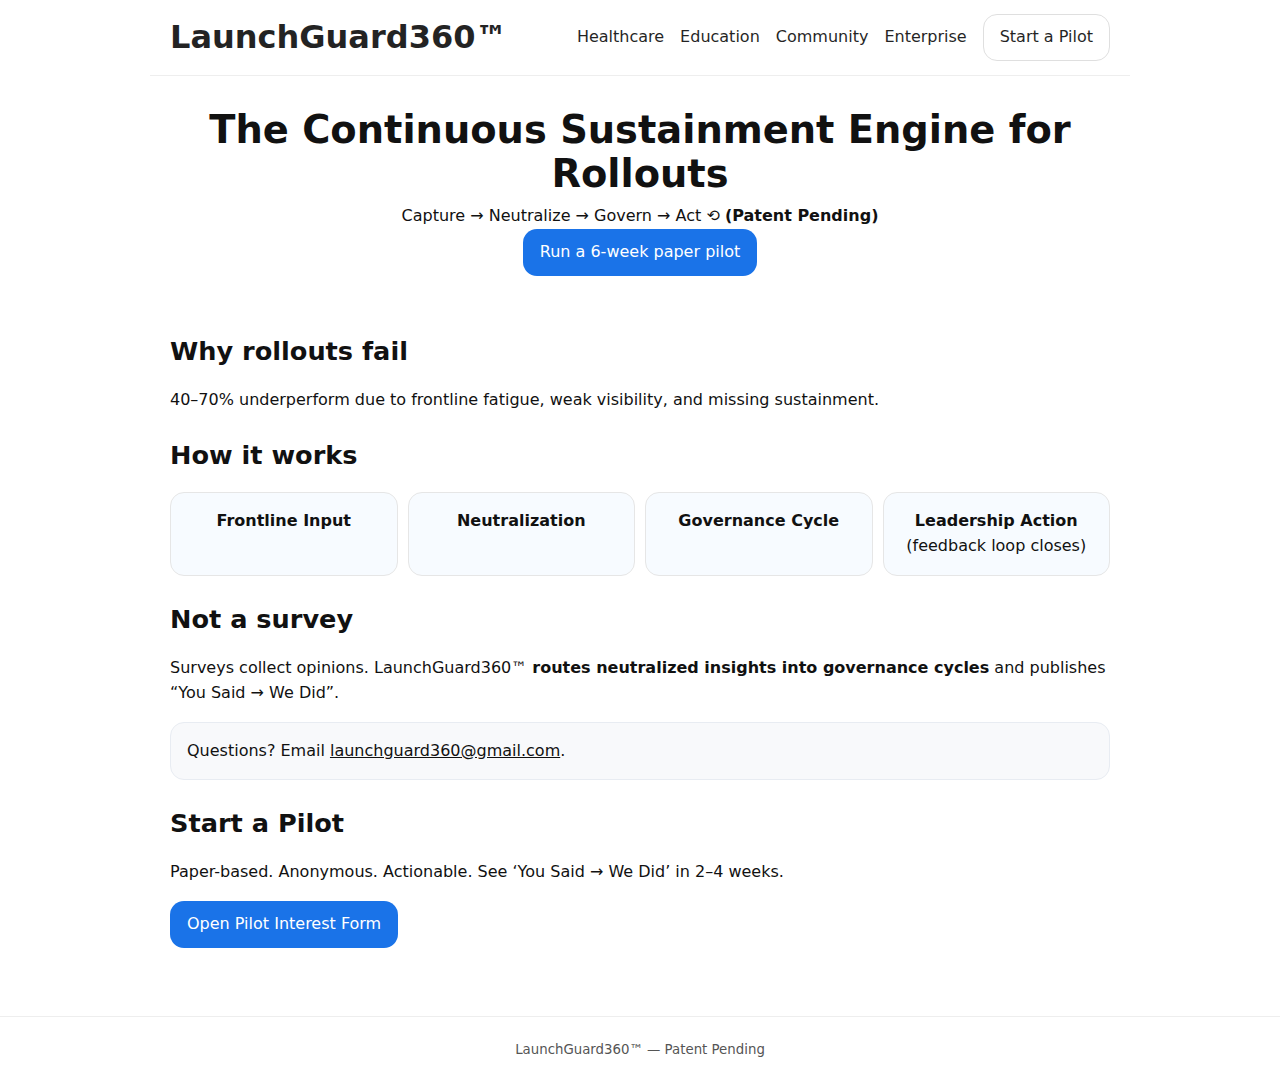
<file: index.html>
<!DOCTYPE html>
<html lang="en">
<head>
  <meta charset="UTF-8" />
  <meta name="viewport" content="width=device-width,initial-scale=1" />
  <title>LaunchGuard360™ — Continuous Sustainment Engine for Rollouts</title>
  <meta name="description" content="LaunchGuard360™ captures anonymous frontline input, neutralizes it, and routes insights into governance cycles — then closes the loop with leadership action. Patent Pending." />
  <link rel="stylesheet" href="/assets/styles.css" />
</head>
<body>
  <nav class="nav" aria-label="Primary">
    <a class="brand" href="/">LaunchGuard360™</a>
    <a href="/healthcare/">Healthcare</a>
    <a href="/education/">Education</a>
    <a href="/community/">Community</a>
    <a href="/enterprise/">Enterprise</a>
    <a class="btn" href="#contact">Start a Pilot</a>
  </nav>

  <header class="hero">
    <h1>The Continuous Sustainment Engine for Rollouts</h1>
    <p>Capture → Neutralize → Govern → Act ⟲ <strong> (Patent Pending) </strong></p>
    <a class="btn primary" href="#contact">Run a 6-week paper pilot</a>
  </header>

  <main class="container">
    <section class="section">
      <h2>Why rollouts fail</h2>
      <p>40–70% underperform due to frontline fatigue, weak visibility, and missing sustainment.</p>
    </section>

    <section class="section">
      <h2>How it works</h2>
      <ol class="flow" aria-label="Closed-loop flow">
        <li><strong>Frontline Input</strong></li>
        <li><strong>Neutralization</strong></li>
        <li><strong>Governance Cycle</strong></li>
        <li><strong>Leadership Action</strong> (feedback loop closes)</li>
      </ol>
    </section>

    <section class="section">
      <h2>Not a survey</h2>
      <p>Surveys collect opinions. LaunchGuard360™ <strong>routes neutralized insights into governance cycles</strong> and publishes “You Said → We Did”.</p>
      <p class="note">Questions? Email <a href="mailto:launchguard360@gmail.com">launchguard360@gmail.com</a>.</p>
    </section>

    <section id="contact" class="section" aria-labelledby="contact-title">
      <h2 id="contact-title">Start a Pilot</h2>
      <p>Paper-based. Anonymous. Actionable. See ‘You Said → We Did’ in 2–4 weeks.</p>

      <p>
        <a class="btn primary" href="https://docs.google.com/forms/d/e/1FAIpQLSfVO9STw-SW-xD0ZwwHOmo7SEHRM7z7a-D8gt2g18EJThSwFA/viewform?usp=dialog"
           target="_blank" rel="noopener">
          Open Pilot Interest Form
        </a>
      </p>
    </section>
  </main>

  <footer class="footer">
    <small>LaunchGuard360™ — Patent Pending</small>
  </footer>
</body>
</html>
</file>
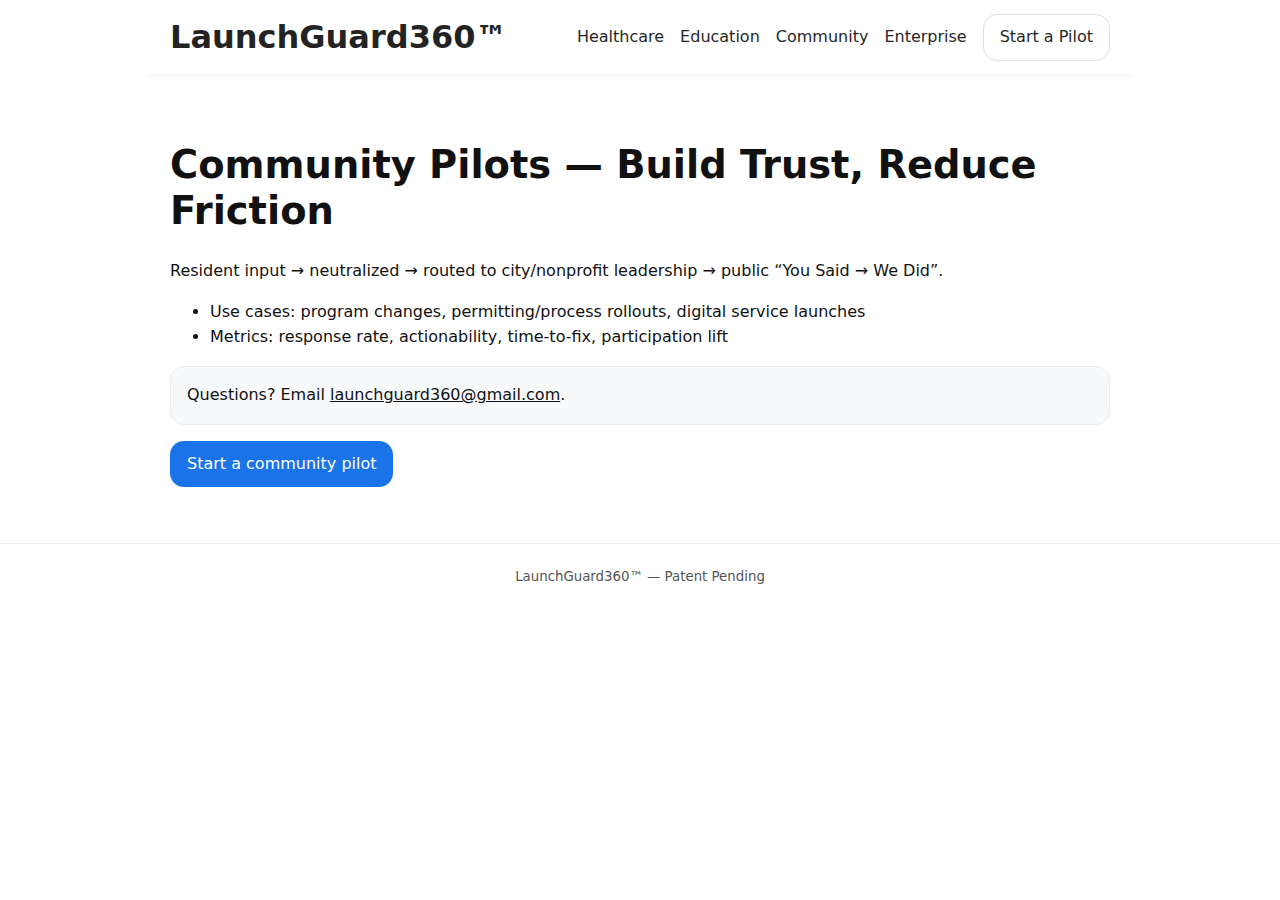
<file: community/index.html>
<!DOCTYPE html>
<html lang="en">
<head>
  <meta charset="UTF-8" />
  <meta name="viewport" content="width=device-width,initial-scale=1" />
  <title>Community — LaunchGuard360™</title>
  <meta name="description" content="Community rollout sustainment: resident feedback neutralized and routed into decision cycles; visible updates keep trust high." />
  <link rel="stylesheet" href="/assets/styles.css" />
</head>
<body>
  <nav class="nav" aria-label="Primary">
    <a class="brand" href="/">LaunchGuard360™</a>
    <a href="/healthcare/">Healthcare</a>
    <a href="/education/">Education</a>
    <a href="/community/">Community</a>
    <a href="/enterprise/">Enterprise</a>
    <a class="btn" href="/#contact">Start a Pilot</a>
  </nav>

  <main class="container">
    <h1>Community Pilots — Build Trust, Reduce Friction</h1>
    <p>Resident input → neutralized → routed to city/nonprofit leadership → public “You Said → We Did”.</p>
    <ul>
      <li>Use cases: program changes, permitting/process rollouts, digital service launches</li>
      <li>Metrics: response rate, actionability, time-to-fix, participation lift</li>
    </ul>
    <p class="note">Questions? Email <a href="mailto:launchguard360@gmail.com">launchguard360@gmail.com</a>.</p>
    <p><a class="btn primary" href="/#contact">Start a community pilot</a></p>
  </main>

  <footer class="footer"><small>LaunchGuard360™ — Patent Pending</small></footer>
</body>
</html>
</file>
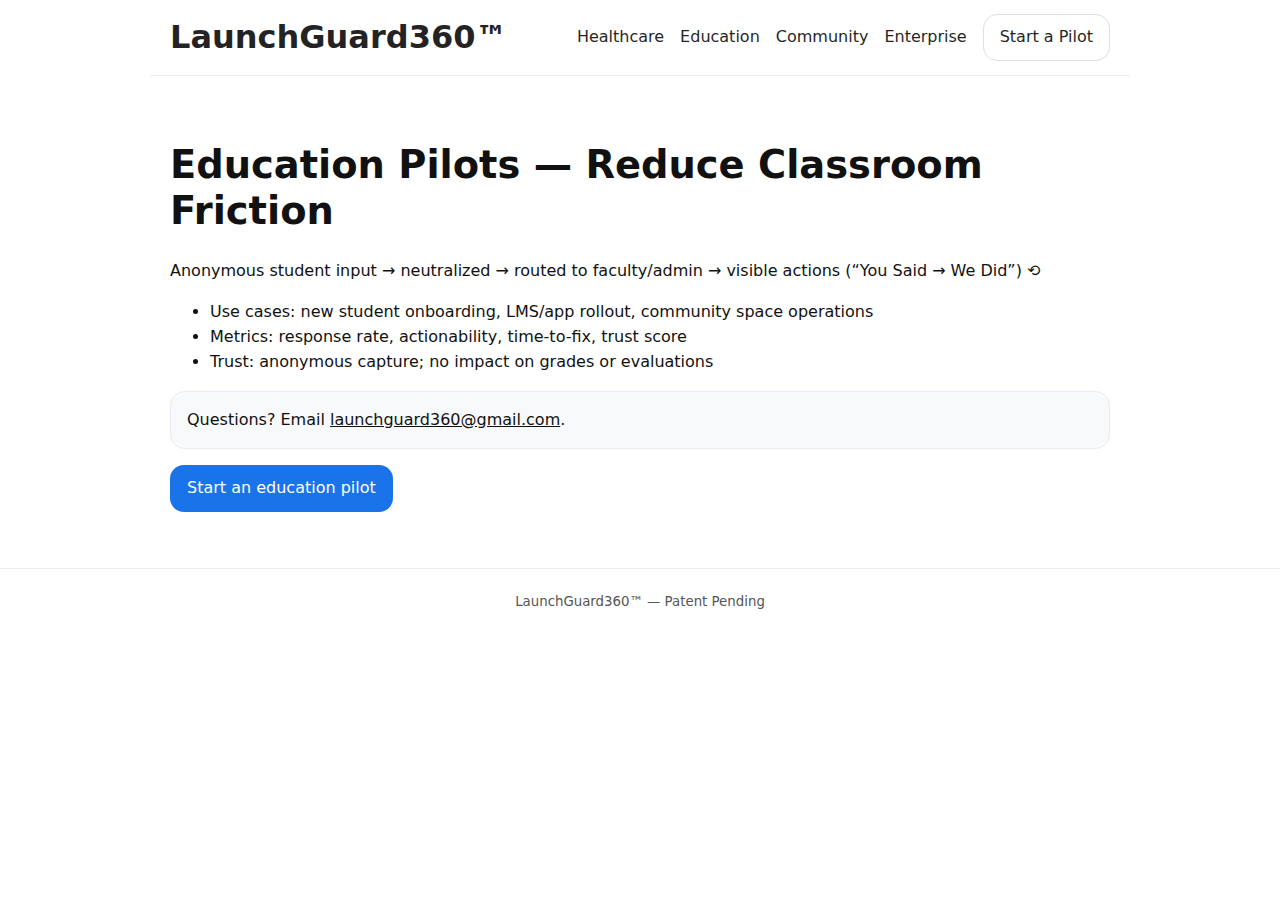
<file: education/index.html>
<!DOCTYPE html>
<html lang="en">
<head>
  <meta charset="UTF-8" />
  <meta name="viewport" content="width=device-width,initial-scale=1" />
  <title>Education — LaunchGuard360™</title>
  <meta name="description" content="Reduce classroom friction and improve rollouts with anonymous student input, neutralization, governance routing, and 'You Said → We Did' updates." />
  <link rel="stylesheet" href="/assets/styles.css" />
</head>
<body>
  <nav class="nav" aria-label="Primary">
    <a class="brand" href="/">LaunchGuard360™</a>
    <a href="/healthcare/">Healthcare</a>
    <a href="/education/">Education</a>
    <a href="/community/">Community</a>
    <a href="/enterprise/">Enterprise</a>
    <a class="btn" href="/#contact">Start a Pilot</a>
  </nav>

  <main class="container">
    <h1>Education Pilots — Reduce Classroom Friction</h1>
    <p>Anonymous student input → neutralized → routed to faculty/admin → visible actions (“You Said → We Did”) ⟲</p>
    <ul>
      <li>Use cases: new student onboarding, LMS/app rollout, community space operations</li>
      <li>Metrics: response rate, actionability, time-to-fix, trust score</li>
      <li>Trust: anonymous capture; no impact on grades or evaluations</li>
    </ul>
    <p class="note">Questions? Email <a href="mailto:launchguard360@gmail.com">launchguard360@gmail.com</a>.</p>
    <p><a class="btn primary" href="/#contact">Start an education pilot</a></p>
  </main>

  <footer class="footer"><small>LaunchGuard360™ — Patent Pending</small></footer>
</body>
</html>
</file>
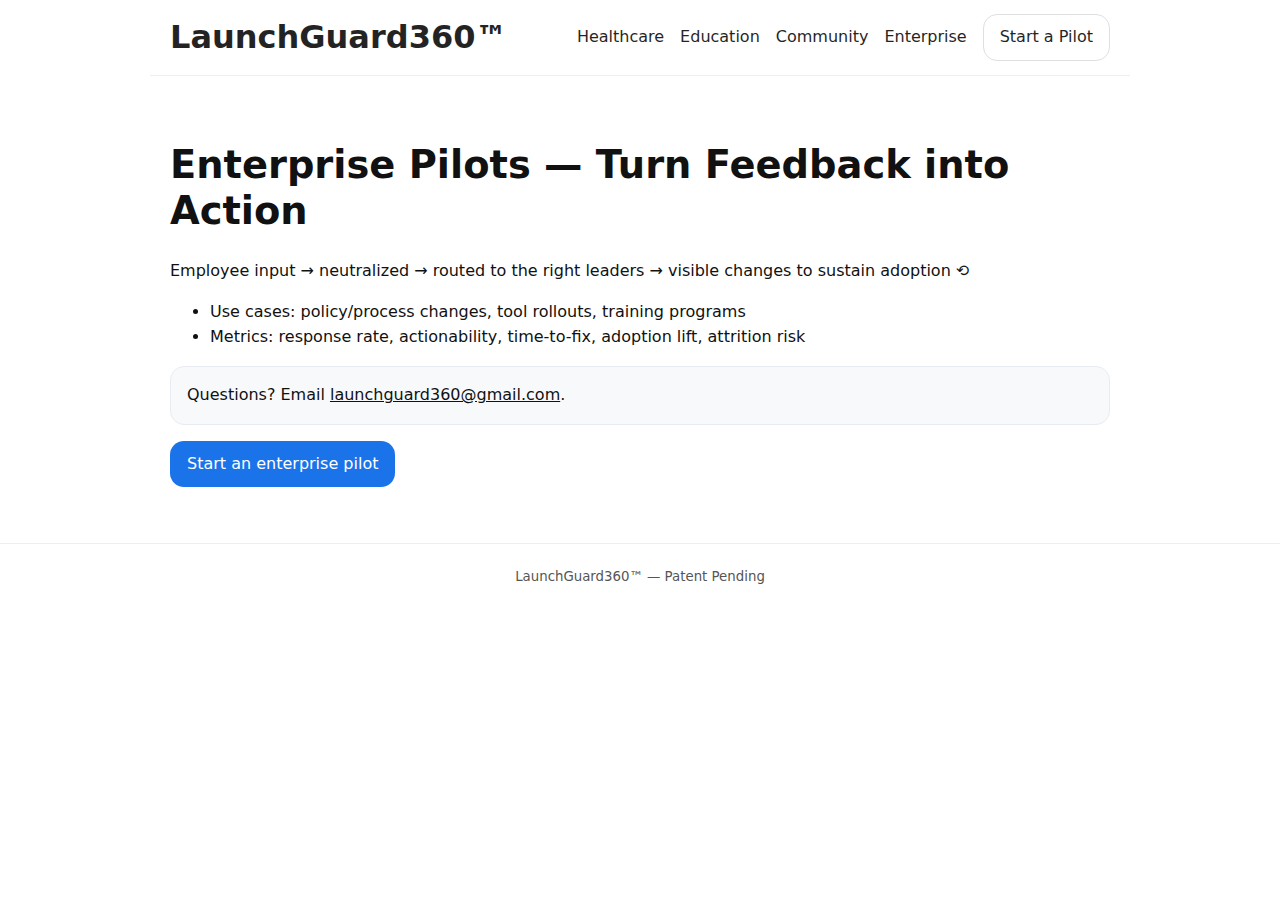
<file: enterprise/index.html>
<!DOCTYPE html>
<html lang="en">
<head>
  <meta charset="UTF-8" />
  <meta name="viewport" content="width=device-width,initial-scale=1" />
  <title>Enterprise — LaunchGuard360™</title>
  <meta name="description" content="Sustainment pilots for HR/compliance/ops: anonymous employee input, neutralization, governance routing, and fast leadership action." />
  <link rel="stylesheet" href="/assets/styles.css" />
</head>
<body>
  <nav class="nav" aria-label="Primary">
    <a class="brand" href="/">LaunchGuard360™</a>
    <a href="/healthcare/">Healthcare</a>
    <a href="/education/">Education</a>
    <a href="/community/">Community</a>
    <a href="/enterprise/">Enterprise</a>
    <a class="btn" href="/#contact">Start a Pilot</a>
  </nav>

  <main class="container">
    <h1>Enterprise Pilots — Turn Feedback into Action</h1>
    <p>Employee input → neutralized → routed to the right leaders → visible changes to sustain adoption ⟲</p>
    <ul>
      <li>Use cases: policy/process changes, tool rollouts, training programs</li>
      <li>Metrics: response rate, actionability, time-to-fix, adoption lift, attrition risk</li>
    </ul>
    <p class="note">Questions? Email <a href="mailto:launchguard360@gmail.com">launchguard360@gmail.com</a>.</p>
    <p><a class="btn primary" href="/#contact">Start an enterprise pilot</a></p>
  </main>

  <footer class="footer"><small>LaunchGuard360™ — Patent Pending</small></footer>
</body>
</html>
</file>
<file: assets/styles.css>
:root {
  --max: 980px;
  --pad: 20px;
  --radius: 14px;
  --brand: #1a73e8;
}

/* Base */
* { box-sizing: border-box; }
html, body { margin: 0; padding: 0; }
body {
  font-family: system-ui, -apple-system, Segoe UI, Roboto, Inter, Arial, sans-serif;
  color: #111;
  line-height: 1.55;
  background: #fff;
}
a { color: inherit; }
h1, h2 { line-height: 1.2; }

/* Fluid type scale */
h1 { font-size: clamp(1.6rem, 2.5vw + 1rem, 2.4rem); }
h2 { font-size: clamp(1.25rem, 1.2vw + 1rem, 1.6rem); }

/* Layout */
.container {
  max-width: var(--max);
  margin: 0 auto;
  padding: 40px var(--pad);
}

/* Skip link (a11y) */
.skip-link{
  position:absolute;
  left:-9999px; top:auto;
}
.skip-link:focus{
  left: var(--pad);
  top: 8px;
  background:#000;
  color:#fff;
  padding:8px 12px;
  border-radius:8px;
  z-index: 1000;
}

/* Focus visibility */
a:focus-visible, .btn:focus-visible{
  outline: 2px solid var(--brand);
  outline-offset: 3px;
  border-radius: 10px;
}

/* Nav */
.nav {
  max-width: var(--max);
  margin: 0 auto;
  padding: 14px var(--pad);
  display: flex;
  gap: 16px;
  align-items: center;
  flex-wrap: wrap;
  border-bottom: 1px solid #eee;
}
.nav a { text-decoration: none; color: #111; opacity: 0.92; }
.nav a:hover { opacity: 1; }
.nav .brand { font-weight: 700; margin-right: auto; font-size: 2em; line-height: 1.2; }

/* Buttons */
.btn {
  display: inline-block;
  padding: 10px 16px;
  border: 1px solid #ddd;
  border-radius: var(--radius);
  text-decoration: none;
  transition: box-shadow .15s ease;
}
.btn.primary { background: var(--brand); color: #fff; border-color: transparent; }
.btn:hover { box-shadow: 0 2px 10px rgba(0,0,0,0.06); }

/* Hero */
.hero {
  max-width: var(--max);
  margin: 0 auto;
  padding: 32px var(--pad) 8px; /* compact bottom */
  text-align: center;
}
.hero h1 { margin: 0 0 8px; line-height: 1.15; }
.hero p { margin: 0; }
.hero .blurb {
  font-size: 0.95rem;
  margin-top: 0.25rem;
  margin-bottom: 0;
  color: #555;
}

/* Sections */
.section { margin: 28px 0; }
.section h2 { margin-top: 0; }
.lead { font-size: 1.05rem; color: #444; }

/* First section after hero */
main .section:first-of-type { margin-top: 12px; }

/* Pilot CTA */
.pilot-cta {
  display: flex;
  align-items: center;
  gap: 0.75rem;
  justify-content: center;
  flex-wrap: wrap;
  margin-top: 0.5rem;
  margin-bottom: 0.5rem;
}
.pilot-cta .blurb { font-size: 0.95rem; color: #555; }

/* Why section
.why-fail-grid{
  display:grid;
  gap:16px;
  grid-template-columns:repeat(auto-fit,minmax(240px,1fr));
  margin-top:1rem;
}*/

.why-fail-grid {
  display: grid;
  grid-template-columns: repeat(2, 1fr); /* 2 columns fixed */
  gap: 1.5rem;
  max-width: 900px;   /* centers grid nicely */
  margin: 2rem auto;  /* auto centers horizontally */
}
@media (max-width: 700px) {
  .why-fail-grid {
    grid-template-columns: 1fr; /* stack in one column on smaller screens */
  }
}




.card{
  border:1px solid #eee;
  border-radius: var(--radius);
  padding:16px;
  background:#fff;
  box-shadow: 0 1px 2px rgba(0,0,0,.02);
}

/* Flow (legacy grid) */
.flow {
  display: grid;
  grid-template-columns: repeat(4, minmax(0,1fr));
  gap: 10px;
  padding-left: 0;
  list-style: none;
}
.flow li {
  border: 1px solid #e6e6e6;
  border-radius: var(--radius);
  padding: 16px;
  text-align: center;
  background: #f7fbff;
}

/* Flow diagram */
.flow-diagram{
  display:flex;
  align-items:center;
  justify-content:center;
  gap:8px;
  flex-wrap:wrap;
  margin-top:16px;
}
.flow-diagram .step{
  border:1px solid #e6e6e6;
  border-radius:10px;
  padding:10px 14px;
  background:#f7fbff;
  font-weight:600;
  font-size:14px;
  min-width:120px;
  text-align:center;
}
.flow-diagram .arrow{
  font-size:20px;
  line-height:1;
  color:#333;
  user-select:none;
}
.flow-diagram .loop{
  font-size:22px;
  line-height:1;
  color:var(--brand);
  margin-left:4px;
  user-select:none;
}
.flow-diagram + .intro { margin-top: 2rem; }

/* Steps detail */
.works .intro,
.works .closing {
  max-width: 700px;
  margin: 0 auto 2rem auto;
  text-align: center;
  color: #444;
}
.steps-detail {
  display: grid;
  gap: 2rem;
  grid-template-columns: 1fr;
  max-width: 1200px;
  margin: 2rem auto 0;
}
@media (min-width: 1024px) {
  .steps-detail { grid-template-columns: repeat(4, minmax(220px, 1fr)); }
}
.steps-detail .step {
  display: flex;
  flex-direction: column;
  height: 100%;
}
.steps-detail .step h3 {
  margin-bottom: 0.5rem;
  color: #222;
}
.steps-detail .step p {
  font-size: 0.95rem;
  color: #555;
  line-height: 1.5;
}

/* Note */
.note {
  background:#f8f9fb;
  border:1px solid #e8ecf2;
  border-radius: var(--radius);
  padding:16px;
}

/* Footer */
.footer {
  border-top: 1px solid #eee;
  padding: 20px var(--pad);
  text-align: center;
  color: #555;
}
.footer nav {
  display:flex; gap:12px; justify-content:center; margin-bottom:8px;
}
.footer a { text-decoration: none; color: inherit; opacity: .85; }
.footer a:hover { opacity: 1; }

/* Responsive */
@media (max-width: 900px) {
  .flow { grid-template-columns: 1fr 1fr; }
}
@media (max-width: 640px){
  .flow-diagram{justify-content:flex-start;}
  .flow-diagram .arrow{display:none;}
  .flow-diagram .step{min-width:unset; width:100%;}
  .flow-diagram .loop{margin-left:0;}
}
@media (max-width: 540px) {
  .flow { grid-template-columns: 1fr; }
}

/* Reduced motion */
@media (prefers-reduced-motion: reduce){
  * { animation: none !important; transition: none !important; }
}

/* Dark mode */
@media (prefers-color-scheme: dark){
  body{ background:#0b0c0f; color:#eee; }
  .nav, .footer{ border-color:#1e1f25; }
  .nav a { color:#e6e6e6; }
  .card{ background:#11131a; border-color:#1e1f25; box-shadow: none; }
  .note{ background:#121420; border-color:#23263a; color:#dfe3f0; }
  .flow li{ background:#0f1520; border-color:#1e1f25; }
  .flow-diagram .step{ background:#0f1520; border-color:#1e1f25; color:#dfe3f0; }
  .hero .blurb, .pilot-cta .blurb, .works .intro, .works .closing, .lead { color:#c9cfda; }
  .footer { color:#c9cfda; }

  /* Headings readable in dark mode */
  h1, h2, h3, h4, h5, h6 { color: #f0f2f8; }
  .steps-detail .step h3 { color: #f0f2f8; }
}
/* === Added: Sticky header + logo + scroll-shrink effect === */

/* Make the header sticky (uses existing <header>) */
header {
  position: sticky;
  top: 0;
  z-index: 1000;
  background: #fff; /* ensures content doesn’t show through while sticking */
}

/* Logo defaults */
.logo {
  height: 40px;
  width: auto;
  display: block;
  transition: transform .2s ease, opacity .2s ease;
}

/* Keep logo & brand aligned nicely without changing your .nav layout */
.logo-link {
  display: inline-flex;
  align-items: center;
}

/* Shrink the header/nav on scroll */
.is-shrunk .nav {
  padding: 8px var(--pad); /* was 14px; this overrides only when scrolled */
}

/* Shrink brand type slightly on scroll (doesn't change original rule, just overrides in state) */
.is-shrunk .nav .brand {
  font-size: 1.7em; /* gently smaller from the default 2em */
}

/* Shrink the logo slightly on scroll */
.is-shrunk .logo {
  transform: scale(0.9);
  opacity: 0.96;
}

/* Dark mode background for sticky header parity */
@media (prefers-color-scheme: dark){
  header { background:#0b0c0f; }
}
.steps-detail p {
  color: #cccccc !important; 
  line-height: 1.6;    /* makes text easier to read on mobile */
  margin: 0 0 1em;     /* keep spacing consistent, not too big */
}

.steps-detail h3 {
  color: #ffffff;      /* bright white for headings */
  margin-bottom: 0.4em;
}
</file>
